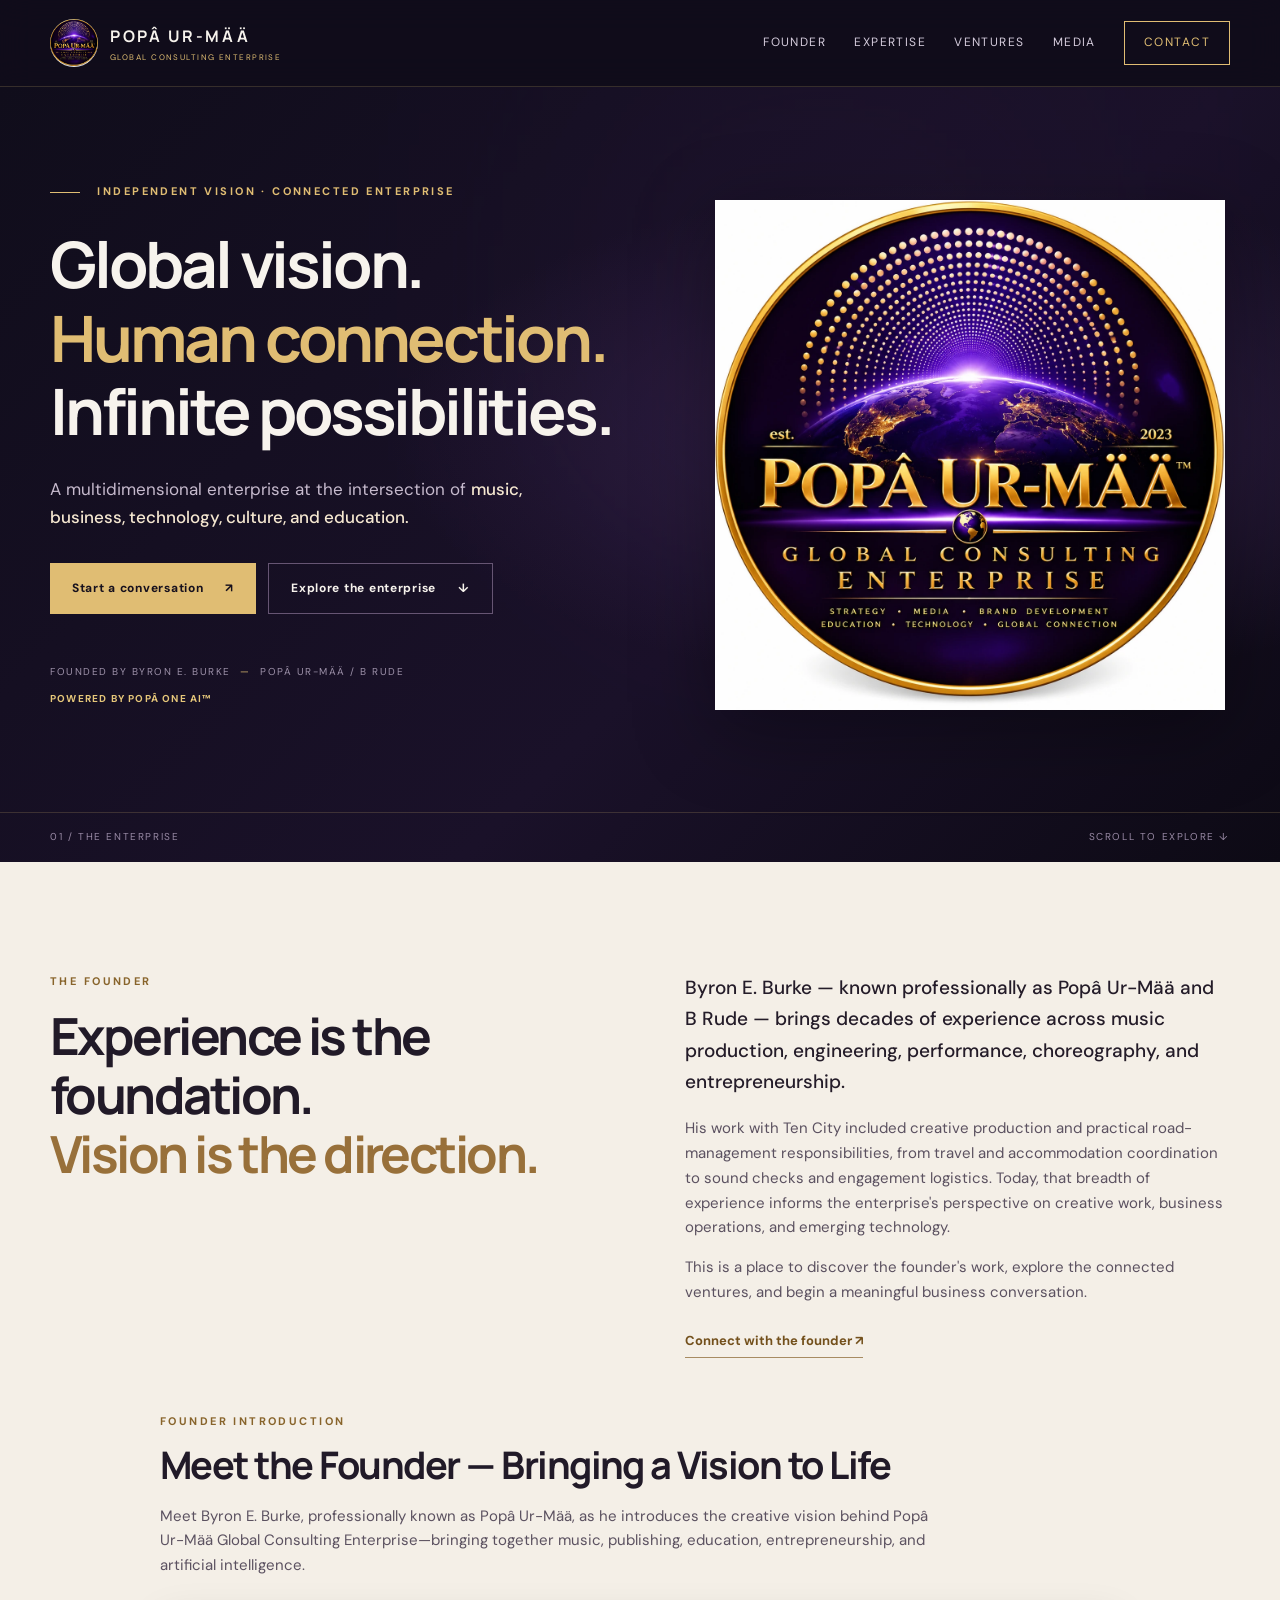
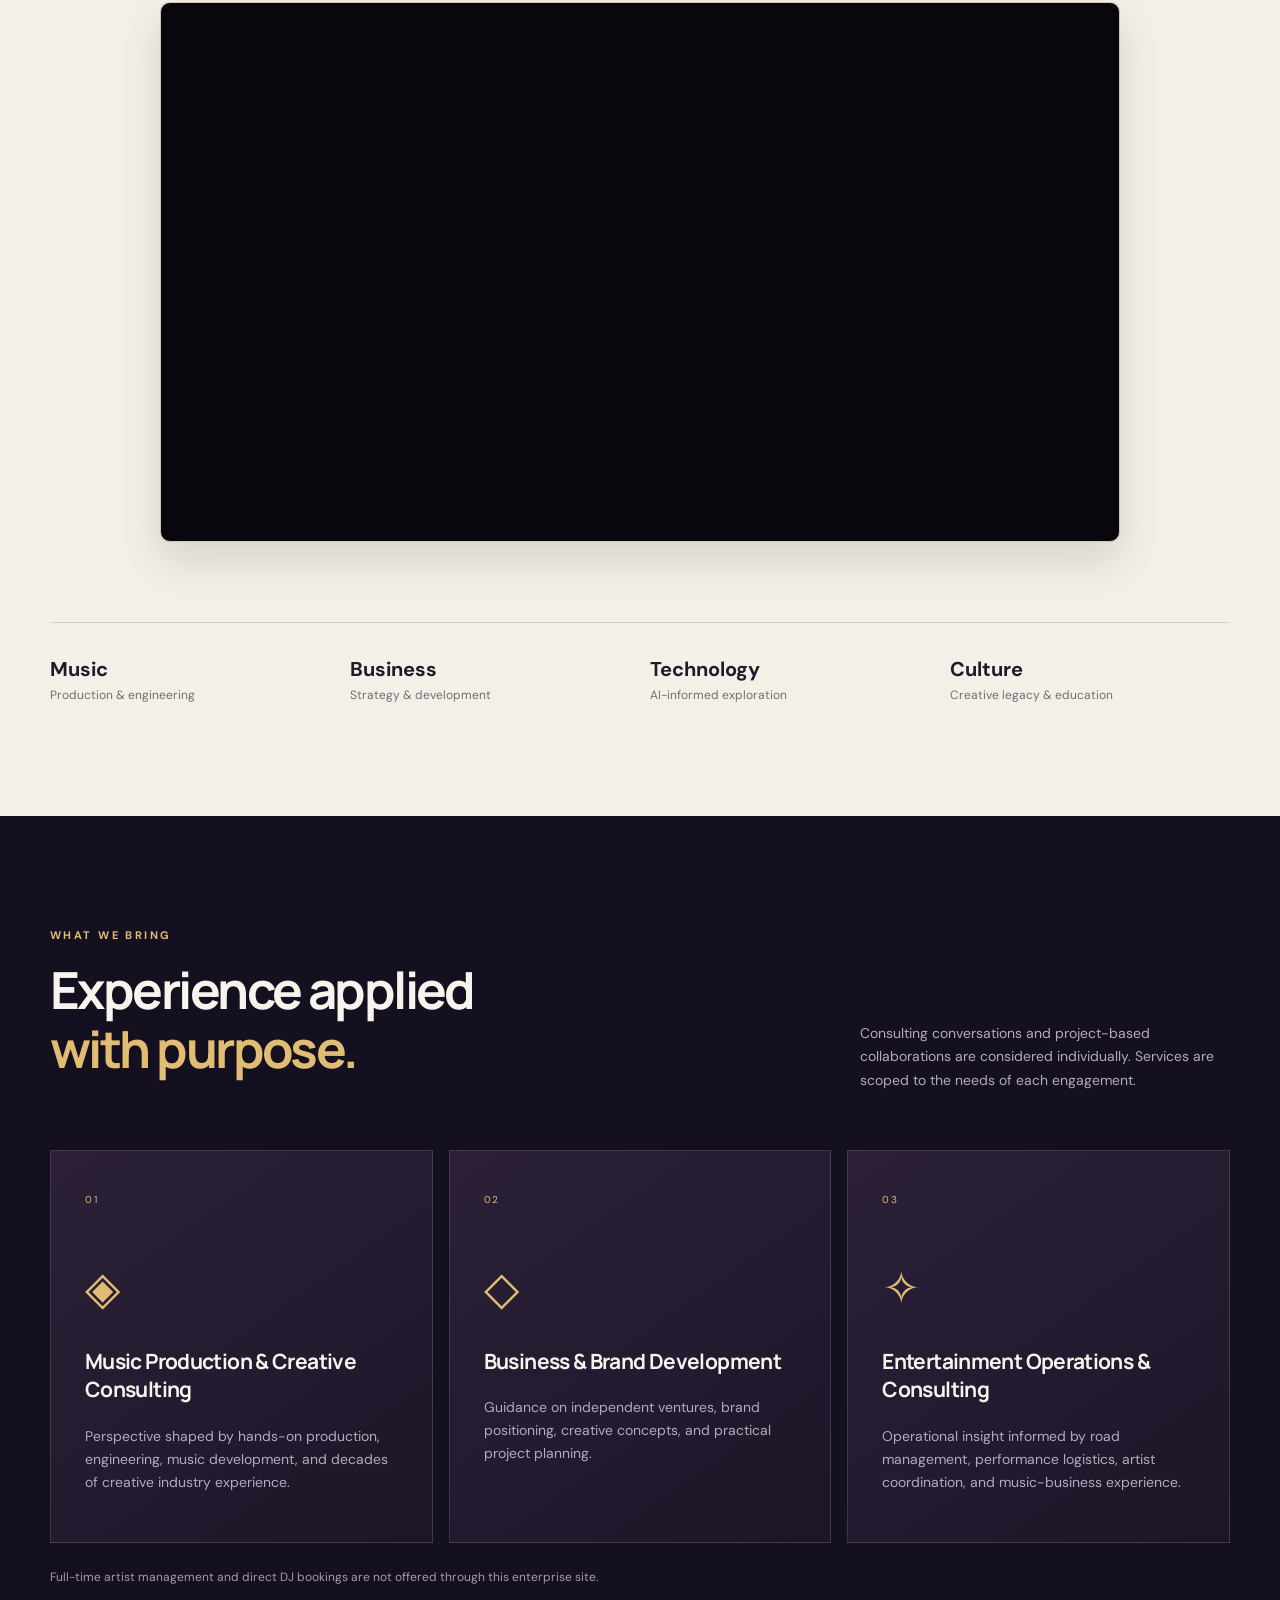
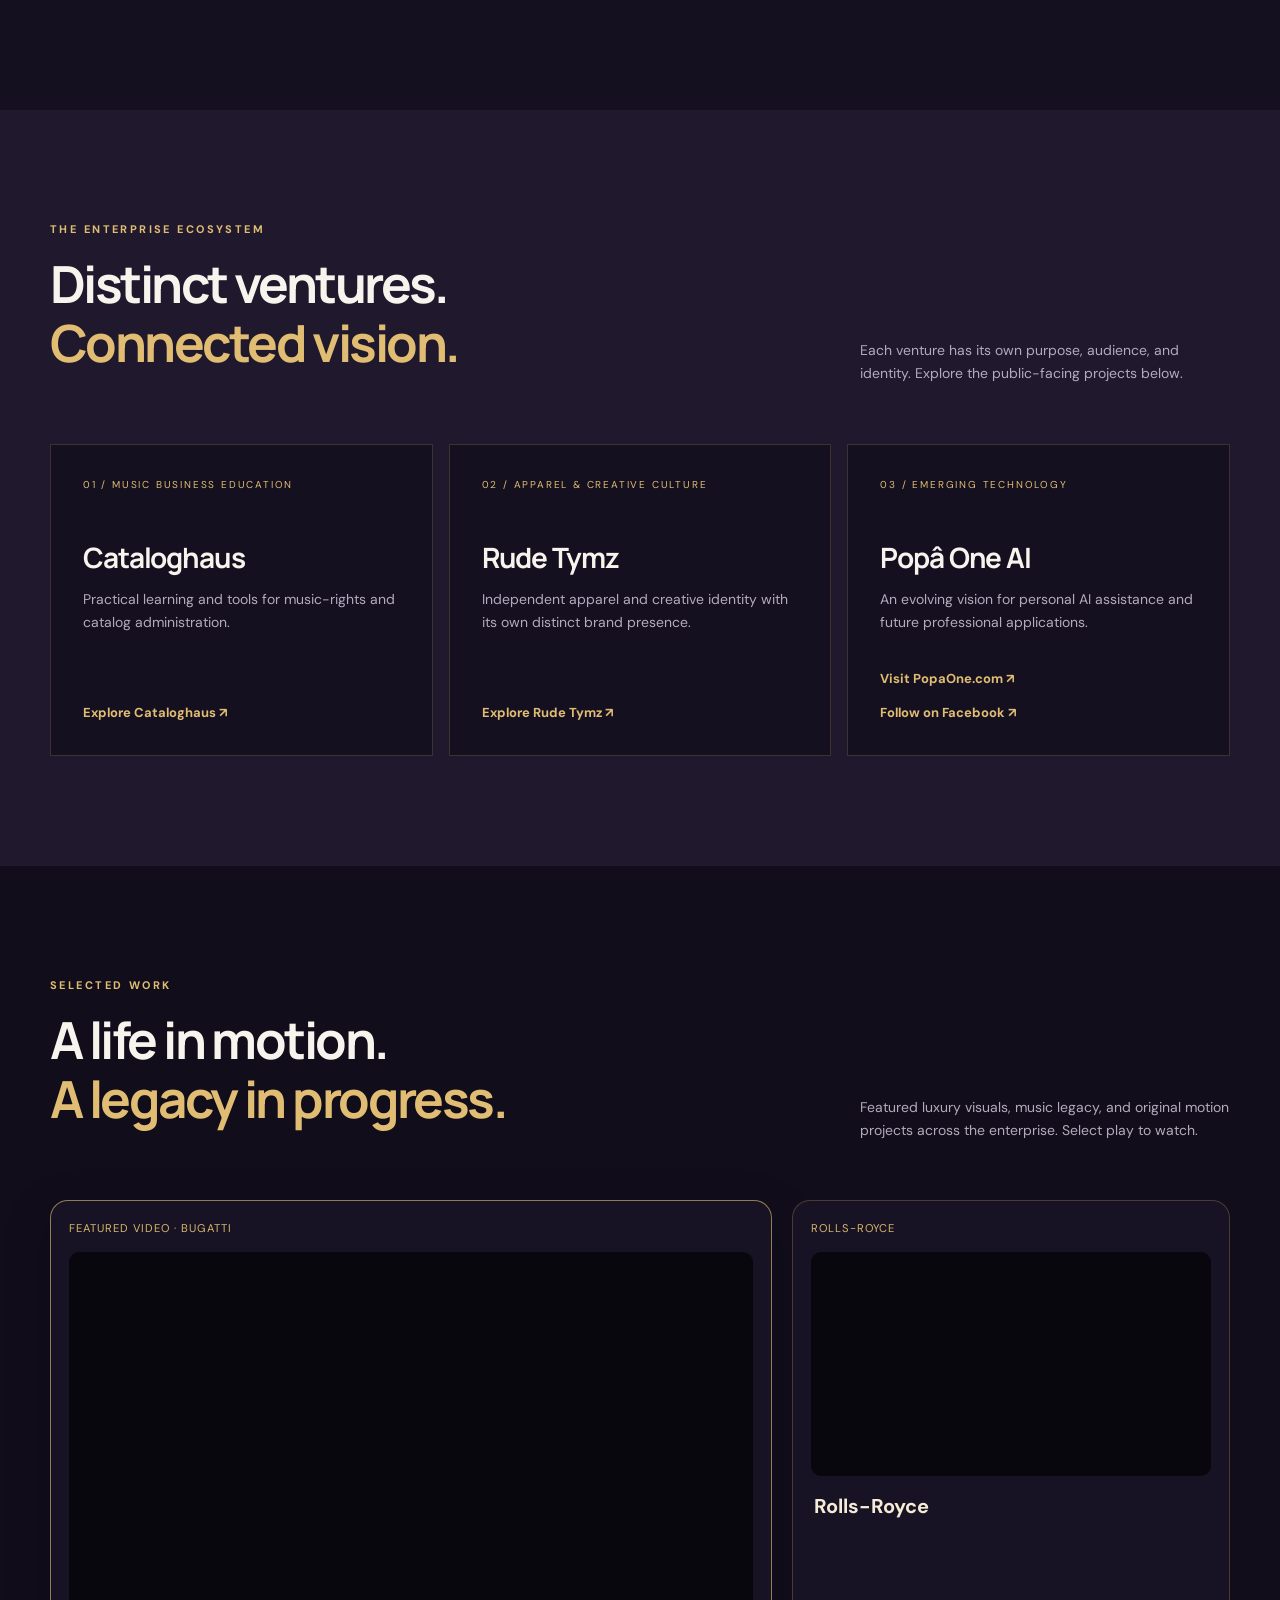
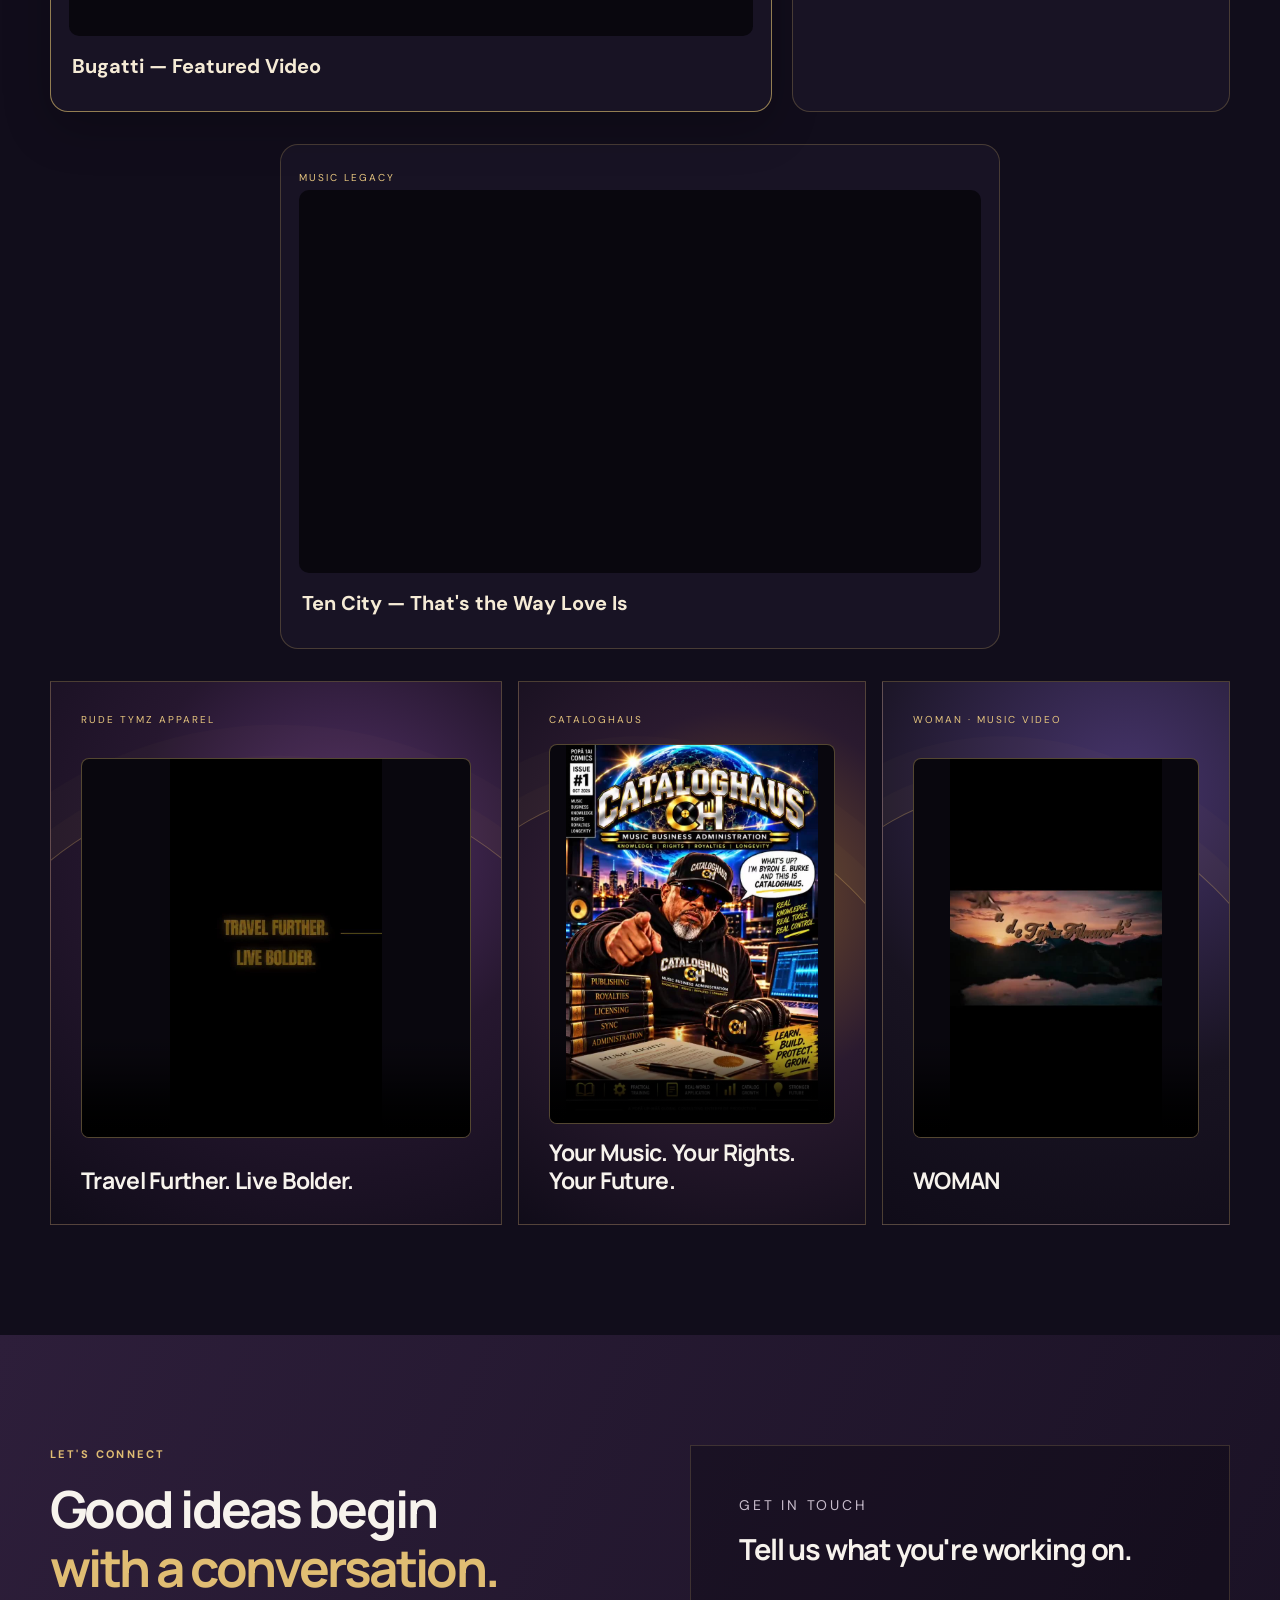
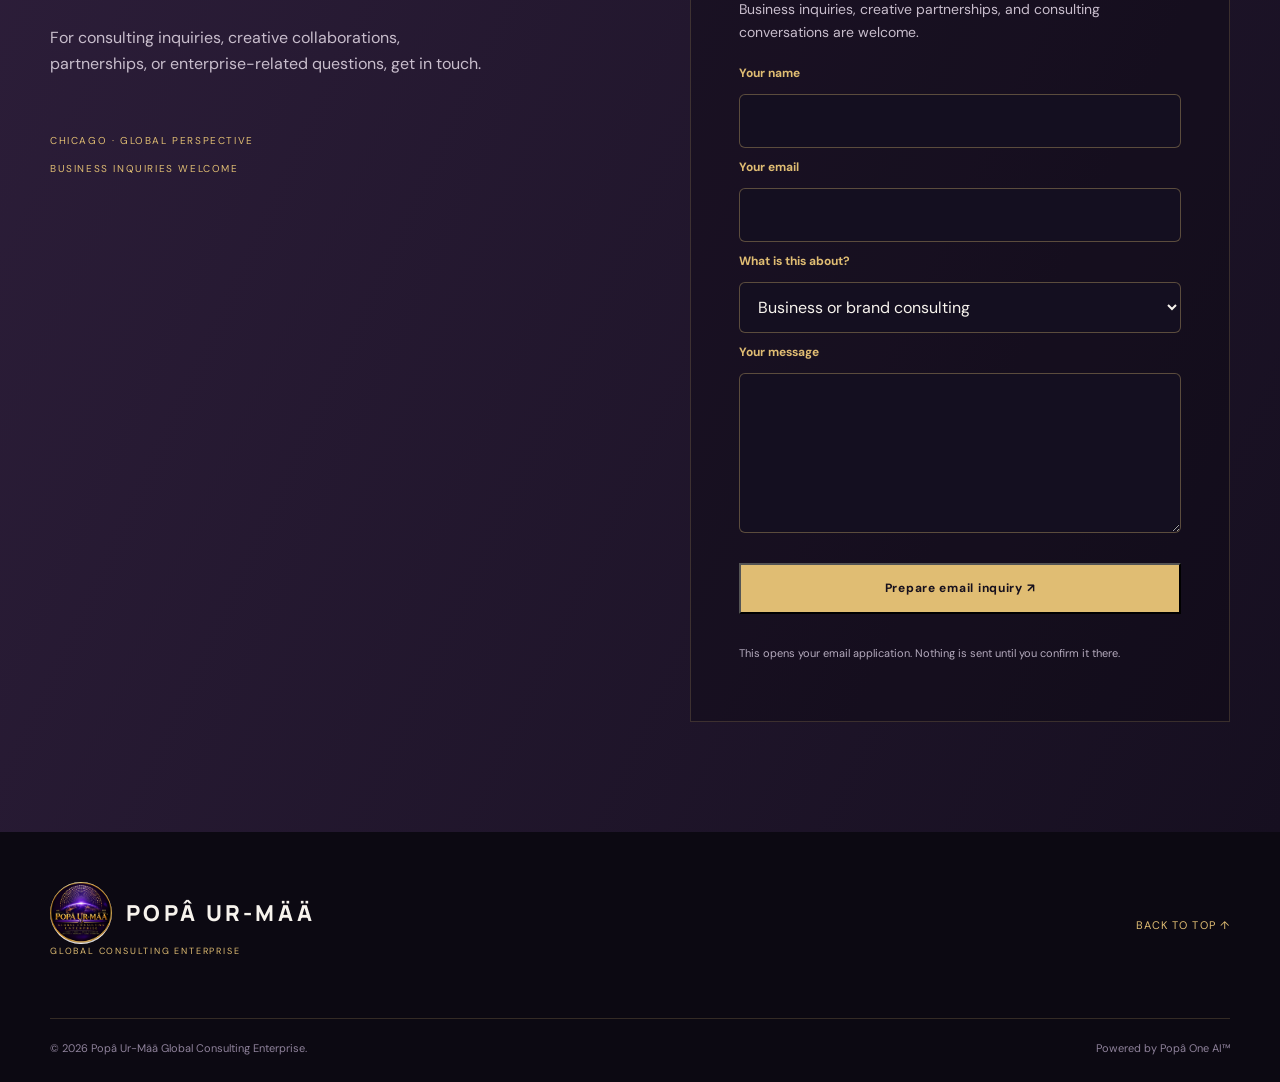
<file: index.html>
<!doctype html>
<html lang="en">
<head>
  <!-- Google tag (gtag.js) -->
  <script async src="https://www.googletagmanager.com/gtag/js?id=G-RHE021T26E"></script>
  <script>
      window.dataLayer = window.dataLayer || [];
    function gtag(){dataLayer.push(arguments);}
    gtag('js', new Date());
    gtag('config', 'G-RHE021T26E');
  </script>
  <meta charset="utf-8" />
  <meta name="viewport" content="width=device-width, initial-scale=1" />
  <meta name="theme-color" content="#100d1b" />
  <meta name="description" content="Popâ Ur-Mää Global Consulting Enterprise — music, business, technology, culture, and education. Founded by Byron E. Burke." />
  <title>Popâ Ur-Mää Global Consulting Enterprise</title>
  <link rel="canonical" href="https://popaurmaa.com/" />
  <meta property="og:type" content="website" />
  <meta property="og:url" content="https://popaurmaa.com/" />
  <meta property="og:title" content="Popâ Ur-Mää Global Consulting Enterprise" />
  <meta property="og:description" content="Popâ Ur-Mää Global Consulting Enterprise — music, business, technology, culture, and education. Founded by Byron E. Burke." />
  <meta property="og:image" content="https://popaurmaa.com/assets/enterprise-emblem.webp" />
  <script type="application/ld+json">
  {
    "@context": "https://schema.org",
    "@type": "Organization",
    "@id": "https://popaurmaa.com/#organization",
    "name": "Popâ Ur-Mää Global Consulting Enterprise",
    "url": "https://popaurmaa.com/",
    "description": "Music production and creative consulting, business and brand development, and entertainment operations consulting.",
    "founder": {
      "@type": "Person",
      "name": "Byron E. Burke",
      "alternateName": [
        "Popâ Ur-Mää",
        "B Rude"
      ]
    }
  }
  </script>
  <link rel="stylesheet" href="styles.css" />
  <script src="site-config.js?v=20261028-popaone" defer></script>
  <script src="script.js?v=20261028-popaone" defer></script>
</head>
<body>
  <a class="skip" href="#main">Skip to content</a>
  <header class="site-header">
    <div class="container header-inner">
      <a class="brand" href="#home" aria-label="Popâ Ur-Mää Global Consulting Enterprise home">
        <img class="brand-logo" src="assets/enterprise-emblem.webp" alt="" width="48" height="48" />
        <span class="brand-name"><strong>POPÂ UR-MÄÄ</strong><small>GLOBAL CONSULTING ENTERPRISE</small></span>
        
      </a>
      <button class="menu-toggle" type="button" aria-expanded="false" aria-controls="nav">Menu <span aria-hidden="true">☰</span></button>
      <nav id="nav" class="nav" aria-label="Main navigation">
        <a href="#about">Founder</a><a href="#services">Expertise</a><a href="#ventures">Ventures</a><a href="#media">Media</a><a class="nav-cta" href="#contact">Contact</a>
      </nav>
    </div>
  </header>
  <main id="main">
    <section class="hero" id="home">
      <div class="hero-glow" aria-hidden="true"></div>
      <div class="container hero-grid">
        <div class="hero-content">
          <p class="eyebrow"><span class="line"></span> INDEPENDENT VISION · CONNECTED ENTERPRISE</p>
          <h1>Global vision.<br><em>Human connection.</em><br>Infinite possibilities.</h1>
          <p class="hero-lead">A multidimensional enterprise at the intersection of <strong>music, business, technology, culture, and education.</strong></p>
          <div class="actions"><a class="button primary" href="#contact">Start a conversation <span aria-hidden="true">↗</span></a><a class="button secondary" href="#ventures">Explore the enterprise <span aria-hidden="true">↓</span></a></div>
          <p class="hero-credit">FOUNDED BY BYRON E. BURKE <span>—</span> POPÂ UR-MÄÄ / B RUDE</p><p class="hero-credit" style="margin-top:0.65rem;font-weight:700;letter-spacing:.12em;color:#e6c77a">POWERED BY POPÂ ONE AI™</p>
        </div>
        <div class="hero-art hero-emblem-wrap">
          <img class="hero-emblem" src="assets/enterprise-emblem.webp" alt="Popâ Ur-Mää Global Consulting Enterprise official purple and gold globe emblem" width="620" height="620" fetchpriority="high" />
        </div>
      </div>
      <div class="hero-bottom"><div class="container"><span>01 / THE ENTERPRISE</span><span>SCROLL TO EXPLORE ↓</span></div></div>
    </section>
    <section class="section about" id="about">
      <div class="container split">
        <div><p class="eyebrow">THE FOUNDER</p><h2>Experience is the foundation.<br><em>Vision is the direction.</em></h2></div>
        <div class="body-copy"><p class="large">Byron E. Burke — known professionally as Popâ Ur-Mää and B Rude — brings decades of experience across music production, engineering, performance, choreography, and entrepreneurship.</p><p>His work with Ten City included creative production and practical road-management responsibilities, from travel and accommodation coordination to sound checks and engagement logistics. Today, that breadth of experience informs the enterprise's perspective on creative work, business operations, and emerging technology.</p><p>This is a place to discover the founder's work, explore the connected ventures, and begin a meaningful business conversation.</p><a class="text-link" href="#contact">Connect with the founder <span>↗</span></a></div>
      </div>
      <div class="container founder-video-feature" aria-labelledby="founder-video-title">
        <p class="eyebrow">FOUNDER INTRODUCTION</p>
        <h3 id="founder-video-title">Meet the Founder — Bringing a Vision to Life</h3>
        <p>Meet Byron E. Burke, professionally known as Popâ Ur-Mää, as he introduces the creative vision behind Popâ Ur-Mää Global Consulting Enterprise—bringing together music, publishing, education, entrepreneurship, and artificial intelligence.</p>
        <div class="youtube-frame"><iframe src="https://www.youtube-nocookie.com/embed/53hBrLhOGEA" title="Popâ Ur-Mää Global Consulting Enterprise — Bringing a Vision to Life | Founder Introduction" loading="lazy" allow="accelerometer; autoplay; clipboard-write; encrypted-media; gyroscope; picture-in-picture; web-share" referrerpolicy="strict-origin-when-cross-origin" allowfullscreen></iframe></div>
      </div>
      <div class="container stat-strip"><div><strong>Music</strong><span>Production & engineering</span></div><div><strong>Business</strong><span>Strategy & development</span></div><div><strong>Technology</strong><span>AI-informed exploration</span></div><div><strong>Culture</strong><span>Creative legacy & education</span></div></div>
    </section>
    <section class="section services" id="services"><div class="container"><div class="section-heading"><div><p class="eyebrow">WHAT WE BRING</p><h2>Experience applied<br><em>with purpose.</em></h2></div><p>Consulting conversations and project-based collaborations are considered individually. Services are scoped to the needs of each engagement.</p></div><div class="service-grid"><article class="service-card"><span class="card-index">01</span><div class="service-icon">◈</div><h3>Music Production & Creative Consulting</h3><p>Perspective shaped by hands-on production, engineering, music development, and decades of creative industry experience.</p></article><article class="service-card"><span class="card-index">02</span><div class="service-icon">◇</div><h3>Business & Brand Development</h3><p>Guidance on independent ventures, brand positioning, creative concepts, and practical project planning.</p></article><article class="service-card"><span class="card-index">03</span><div class="service-icon">✧</div><h3>Entertainment Operations & Consulting</h3><p>Operational insight informed by road management, performance logistics, artist coordination, and music-business experience.</p></article></div><p class="service-note">Full-time artist management and direct DJ bookings are not offered through this enterprise site.</p></div></section>
    <section class="section ventures" id="ventures"><div class="container"><div class="section-heading"><div><p class="eyebrow">THE ENTERPRISE ECOSYSTEM</p><h2>Distinct ventures.<br><em>Connected vision.</em></h2></div><p>Each venture has its own purpose, audience, and identity. Explore the public-facing projects below.</p></div><div id="venture-list" class="venture-grid"></div></div></section>
    <section class="section media" id="media"><div class="container"><div class="section-heading"><div><p class="eyebrow">SELECTED WORK</p><h2>A life in motion.<br><em>A legacy in progress.</em></h2></div><p>Featured luxury visuals, music legacy, and original motion projects across the enterprise. Select play to watch.</p></div><div class="youtube-feature" aria-label="Featured YouTube videos">
  <article class="youtube-main">
    <span class="showcase-label">FEATURED VIDEO · BUGATTI</span>
    <div class="youtube-frame"><iframe src="https://www.youtube-nocookie.com/embed/TlAgJmYaCc4" title="Bugatti — featured video" loading="lazy" allow="accelerometer; autoplay; clipboard-write; encrypted-media; gyroscope; picture-in-picture; web-share" referrerpolicy="strict-origin-when-cross-origin" allowfullscreen></iframe></div>
    <div class="youtube-copy"><h3>Bugatti — Featured Video</h3></div>
  </article>
  <article class="youtube-secondary">
    <span class="showcase-label">ROLLS-ROYCE</span>
    <div class="youtube-frame"><iframe src="https://www.youtube-nocookie.com/embed/G-zAT9KxaNQ" title="Rolls-Royce video" loading="lazy" allow="accelerometer; autoplay; clipboard-write; encrypted-media; gyroscope; picture-in-picture; web-share" referrerpolicy="strict-origin-when-cross-origin" allowfullscreen></iframe></div>
    <div class="youtube-copy"><h3>Rolls-Royce</h3></div>
  </article>
</div>
<div class="legacy-video" aria-label="Music legacy video">
  <article class="youtube-secondary">
    <span class="showcase-label">MUSIC LEGACY</span>
    <div class="youtube-frame"><iframe src="https://www.youtube-nocookie.com/embed/Y_edhEpE_YM" title="Ten City — That's the Way Love Is (archival music video)" loading="lazy" allow="accelerometer; autoplay; clipboard-write; encrypted-media; gyroscope; picture-in-picture; web-share" referrerpolicy="strict-origin-when-cross-origin" allowfullscreen></iframe></div>
    <div class="youtube-copy"><h3>Ten City — That's the Way Love Is</h3></div>
  </article>
</div>
<div class="media-showcase" aria-label="Media portfolio presentation">
<article class="showcase-card featured-video-card"><span class="showcase-label">RUDE TYMZ APPAREL</span><video class="featured-video" controls playsinline preload="metadata" poster="assets/rude-tymz-poster.jpg" aria-label="Rude Tymz Apparel — Travel Further, Live Bolder promotional video"><source src="assets/rude-tymz-feature.mp4" type="video/mp4">Your browser does not support HTML5 video.</video><div><h3>Travel Further. Live Bolder.</h3></div></article>
<article class="showcase-card featured-video-card"><span class="showcase-label">CATALOGHAUS</span><video class="featured-video" controls playsinline preload="metadata" poster="assets/cataloghaus-poster.jpg" aria-label="Cataloghaus — Your Music, Your Rights, Your Future promotional video"><source src="assets/cataloghaus-feature.mp4" type="video/mp4">Your browser does not support HTML5 video.</video><div><h3>Your Music. Your Rights. Your Future.</h3></div></article>
<article class="showcase-card featured-video-card"><span class="showcase-label">WOMAN · MUSIC VIDEO</span><video class="featured-video" controls playsinline preload="metadata" poster="assets/woman-poster.jpg" aria-label="WOMAN — featured music video"><source src="assets/woman-feature.mp4" type="video/mp4">Your browser does not support HTML5 video.</video><div><h3>WOMAN</h3></div></article>
</div></div></section>
    <section class="section contact" id="contact"><div class="container contact-grid"><div><p class="eyebrow">LET'S CONNECT</p><h2>Good ideas begin<br><em>with a conversation.</em></h2><p>For consulting inquiries, creative collaborations, partnerships, or enterprise-related questions, get in touch.</p><div class="contact-meta"><span>CHICAGO · GLOBAL PERSPECTIVE</span><span>BUSINESS INQUIRIES WELCOME</span></div></div><div class="contact-panel"><p class="panel-kicker">GET IN TOUCH</p><h3>Tell us what you're working on.</h3><p>Business inquiries, creative partnerships, and consulting conversations are welcome.</p><form id="inquiry-form" class="inquiry-form" hidden><label for="inquiry-name">Your name</label><input id="inquiry-name" name="name" autocomplete="name" maxlength="100" required><label for="inquiry-email">Your email</label><input id="inquiry-email" name="email" type="email" autocomplete="email" maxlength="150" required><label for="inquiry-topic">What is this about?</label><select id="inquiry-topic" name="topic"><option>Business or brand consulting</option><option>Music production or creative consulting</option><option>Entertainment operations</option><option>Partnership or collaboration</option><option>Other inquiry</option></select><label for="inquiry-message">Your message</label><textarea id="inquiry-message" name="message" rows="5" maxlength="4000" required></textarea><button class="button primary full" type="submit">Prepare email inquiry ↗</button><p class="fineprint">This opens your email application. Nothing is sent until you confirm it there.</p></form><div id="contact-fallback"><a id="contact-link" class="button primary full" href="https://popaurmaa.merlin.site" target="_blank" rel="noopener noreferrer">Contact the enterprise ↗</a><p id="contact-note" class="fineprint">Opens the existing enterprise contact page.</p></div></div></div></section>
  </main>
  <footer class="footer"><div class="container footer-top"><div><div class="footer-identity"><img class="footer-logo" src="assets/enterprise-emblem.webp" alt="" width="62" height="62" loading="lazy" /><div class="footer-brand">POPÂ UR-MÄÄ</div></div><p>GLOBAL CONSULTING ENTERPRISE</p></div><a href="#home">BACK TO TOP ↑</a></div><div class="container footer-bottom"><span>© <span id="year"></span> Popâ Ur-Mää Global Consulting Enterprise.</span><span>Powered by Popâ One AI™</span></div></footer>
  <!-- Popâ 1 AI website receptionist: tawk.to widget -->
  <script type="text/javascript">
  var Tawk_API=Tawk_API||{}, Tawk_LoadStart=new Date();
  (function(){
  var s1=document.createElement("script"),s0=document.getElementsByTagName("script")[0];
  s1.async=true;
  s1.src='https://embed.tawk.to/6adb6021df87b834702866f1/1k5kev15a';
  s1.charset='UTF-8';
  s1.setAttribute('crossorigin','*');
  s0.parentNode.insertBefore(s1,s0);
  })();
  </script>
</body>
</html>
</file>
<file: styles.css>
@import url('https://fonts.googleapis.com/css2?family=DM+Sans:wght@400;500;600;700&family=Manrope:wght@400;500;600;700;800&display=swap');
:root{--bg:#100d1b;--bg2:#191326;--panel:#211a30;--gold:#e0bd73;--gold2:#9d783b;--white:#f7f3ed;--muted:#b4aabd;--border:rgba(224,189,115,.19)}*{box-sizing:border-box}html{scroll-behavior:smooth}body{margin:0;background:var(--bg);color:var(--white);font-family:'DM Sans',Arial,sans-serif;line-height:1.65}a{color:inherit;text-decoration:none}button{font:inherit}::selection{background:var(--gold);color:#120e1b}.container{width:min(1180px,calc(100% - 48px));margin:auto}.skip{position:absolute;left:-999px;top:0;background:var(--gold);color:#111;padding:12px;z-index:100}.skip:focus{left:0}.site-header{position:sticky;top:0;z-index:20;background:rgba(16,13,27,.94);backdrop-filter:blur(16px);border-bottom:1px solid var(--border)}.header-inner{height:86px;display:flex;align-items:center;justify-content:space-between;gap:20px}.brand{display:flex;align-items:center;gap:12px}.brand-mark{width:44px;height:44px;display:grid;place-items:center;border:1px solid var(--gold);border-radius:50%;color:var(--gold);font-family:Georgia,serif;font-size:26px}.brand-mark span{font-size:10px;position:relative;top:-12px;left:-2px}.brand-name{display:flex;flex-direction:column;line-height:1.25;letter-spacing:.16em}.brand-name strong{font:700 16px Manrope,sans-serif}.brand-name small{font-size:8px;color:var(--gold);letter-spacing:.18em;margin-top:5px}.nav{display:flex;align-items:center;gap:28px}.nav a{font-size:12px;text-transform:uppercase;letter-spacing:.12em;color:#d5ccdc}.nav a:hover,.text-link:hover{color:var(--gold)}.nav .nav-cta{border:1px solid var(--gold);color:var(--gold);padding:11px 19px}.menu-toggle{display:none;background:none;border:1px solid var(--border);color:var(--white);padding:8px 12px}.hero{position:relative;overflow:hidden;background:radial-gradient(ellipse at 75% 45%,#322048 0%,transparent 42%),linear-gradient(135deg,#100d1b,#1a1129 60%,#0d0a15)}.hero-glow{position:absolute;width:400px;height:400px;background:#4d2b65;filter:blur(160px);opacity:.2;right:20%;top:0}.hero-grid{position:relative;display:grid;grid-template-columns:1.1fr .9fr;min-height:670px;align-items:center;gap:24px}.hero-content{padding:95px 0}.eyebrow{color:var(--gold);font-size:11px;font-weight:700;letter-spacing:.22em;text-transform:uppercase}.line{display:inline-block;width:30px;height:1px;background:var(--gold);vertical-align:middle;margin-right:12px}h1,h2,h3,p{margin-top:0}h1,h2{font-family:Manrope,Arial,sans-serif;letter-spacing:-.05em;line-height:1.15}h1{font-size:clamp(42px,5vw,72px);font-weight:700;margin:27px 0}h2{font-size:clamp(34px,4vw,56px);font-weight:700;margin:16px 0 28px}h1 em,h2 em{font-style:normal;color:var(--gold)}.hero-lead{font-size:17px;max-width:550px;color:#c6bacd}.hero-lead strong{color:#f6e8d1;font-weight:500}.actions{display:flex;gap:12px;flex-wrap:wrap;margin-top:32px}.button{display:inline-flex;align-items:center;justify-content:center;gap:22px;min-height:51px;padding:12px 22px;font-size:12px;font-weight:700;letter-spacing:.06em;transition:transform .2s,background .2s}.button:hover{transform:translateY(-2px)}.primary{background:var(--gold);color:#16101d}.primary:hover{background:#f1d297}.secondary{border:1px solid #665573;color:var(--white)}.hero-credit{font-size:10px;letter-spacing:.15em;color:#9d91a9;margin-top:50px}.hero-credit span{color:var(--gold);margin:0 5px}.hero-art{height:500px;position:relative;display:grid;place-items:center}.orbit{position:absolute;border:1px solid rgba(224,189,115,.35);border-radius:50%;box-shadow:0 0 40px rgba(224,189,115,.04)}.orbit-one{width:390px;height:390px}.orbit-two{width:310px;height:310px;transform:rotate(42deg) scaleX(.7)}.orbit-three{width:420px;height:420px;transform:rotate(-55deg) scaleX(.45)}.orb-center{width:220px;height:220px;border-radius:50%;background:radial-gradient(circle,#3b2847,#181120 70%);border:1px solid rgba(224,189,115,.55);box-shadow:0 0 90px rgba(224,189,115,.12);display:flex;flex-direction:column;align-items:center;justify-content:center;color:var(--gold)}.orb-center span,.orb-center small{font-size:9px;letter-spacing:.2em}.orb-center strong{font:90px Georgia,serif;line-height:1.1}.art-label{position:absolute;color:#b29da9;font-size:9px;letter-spacing:.19em}.label-top{top:20px;right:0}.label-bottom{bottom:25px;left:10px}.hero-bottom{border-top:1px solid var(--border);padding:16px 0;color:#998aa5;font-size:10px;letter-spacing:.16em}.hero-bottom .container{display:flex;justify-content:space-between}.section{padding:110px 0;scroll-margin-top:85px}.about{background:#f4efe7;color:#211a28}.about .eyebrow{color:#88642b}.about h2 em{color:#98703a}.split{display:grid;grid-template-columns:1fr 1fr;gap:90px}.body-copy{color:#5b5160;font-size:15px}.body-copy .large{font-size:19px;color:#241c29;font-weight:500}.text-link{display:inline-block;color:#73501c;border-bottom:1px solid #a78b62;padding-bottom:6px;font-weight:700;font-size:13px;margin-top:10px}.stat-strip{display:grid;grid-template-columns:repeat(4,1fr);margin-top:80px;border-top:1px solid #d7cfc5;padding-top:30px;gap:20px}.stat-strip div{display:flex;flex-direction:column}.stat-strip strong{font-size:20px}.stat-strip span{font-size:12px;color:#756c75}.services{background:#151020}.section-heading{display:flex;justify-content:space-between;gap:60px;align-items:end;margin-bottom:44px}.section-heading>p{max-width:370px;color:var(--muted);font-size:14px}.service-grid{display:grid;grid-template-columns:repeat(3,1fr);gap:16px}.service-card{background:linear-gradient(145deg,#2b2038,#1c1628);border:1px solid var(--border);padding:34px;min-height:360px;position:relative}.card-index,.venture-num{font-size:10px;color:var(--gold);letter-spacing:.18em}.service-icon{font-size:46px;color:var(--gold);margin:40px 0 20px}.service-card h3{font:700 21px/1.35 Manrope,sans-serif;letter-spacing:-.03em}.service-card p,.venture-card p{font-size:14px;color:var(--muted)}.service-note{font-size:12px;color:#a799ae;margin-top:25px}.ventures{background:#20182c}.venture-grid{display:grid;grid-template-columns:repeat(3,1fr);gap:16px}.venture-card{background:#15101f;border:1px solid var(--border);padding:32px;min-height:300px;display:flex;flex-direction:column}.venture-card h3{font:700 28px Manrope,sans-serif;letter-spacing:-.04em;margin:45px 0 12px}.venture-card a,.not-live{color:var(--gold);font-size:13px;font-weight:700;margin-top:auto;padding-top:20px}.not-live{color:#998aa5}.media{background:#110d1b}.media-grid{display:grid;grid-template-columns:repeat(3,1fr);gap:16px}.media-empty{grid-column:1/-1;min-height:280px;border:1px dashed #62506d;background:radial-gradient(ellipse at center,#25192f,#15101e);display:flex;flex-direction:column;align-items:center;justify-content:center;text-align:center;padding:30px}.media-symbol{font-size:36px;color:var(--gold);margin-bottom:15px}.media-empty h3{font-size:23px}.media-empty p{font-size:14px;color:var(--muted);max-width:420px}.media-card{border:1px solid var(--border);padding:32px;min-height:180px;background:#21182d}.media-card a{color:var(--gold);font-size:13px}.contact{background:linear-gradient(115deg,#2d1e3a,#160f20)}.contact-grid{display:grid;grid-template-columns:1fr 1fr;gap:100px}.contact-grid>div>p:not(.eyebrow){max-width:450px;color:#c8bdcc}.contact-meta{display:flex;flex-direction:column;gap:12px;margin-top:55px;font-size:10px;color:var(--gold);letter-spacing:.16em}.contact-panel{border:1px solid var(--border);padding:48px;background:rgba(10,8,15,.35)}.panel-kicker{font-size:11px;color:var(--gold);letter-spacing:.2em}.contact-panel h3{font:700 29px Manrope,sans-serif;line-height:1.3;letter-spacing:-.04em}.contact-panel p{color:var(--muted);font-size:14px}.full{width:100%;margin:20px 0}.fineprint{font-size:11px!important}.footer{background:#0c0912;padding:50px 0 25px}.footer-top,.footer-bottom{display:flex;justify-content:space-between;align-items:center;gap:20px}.footer-brand{font:800 22px Manrope,sans-serif;letter-spacing:.15em}.footer-top p{color:var(--gold);font-size:9px;letter-spacing:.2em}.footer-top>a{font-size:11px;color:var(--gold);letter-spacing:.1em}.footer-bottom{border-top:1px solid var(--border);padding-top:20px;margin-top:50px;color:#8f829b;font-size:11px}@media(max-width:900px){.nav{gap:13px}.nav a{font-size:10px}.hero-grid{grid-template-columns:1fr}.hero-content{padding:75px 0 15px}.hero-art{height:380px}.orbit-one{width:300px;height:300px}.orbit-two{width:240px;height:240px}.orbit-three{width:320px;height:320px}.split,.contact-grid{gap:40px}.service-card{padding:25px}.section{padding:75px 0}}@media(max-width:650px){.container{width:min(100% - 34px,1180px)}.header-inner{height:72px}.brand-name strong{font-size:12px}.brand-name small{font-size:6px}.brand-mark{width:36px;height:36px;font-size:21px}.menu-toggle{display:block}.nav{display:none;position:absolute;top:72px;left:0;right:0;background:#1b1426;flex-direction:column;align-items:stretch;padding:22px;gap:0;border-bottom:1px solid var(--border)}.nav.open{display:flex}.nav a{padding:13px;font-size:12px}.nav .nav-cta{margin-top:10px}.hero-grid{min-height:auto}.hero-content{padding:70px 0 5px}h1{font-size:43px}.hero-art{height:315px}.orbit-one{width:265px;height:265px}.orbit-two{width:210px;height:210px}.orbit-three{width:280px;height:280px}.orb-center{width:175px;height:175px}.orb-center strong{font-size:70px}.art-label{font-size:7px}.hero-bottom .container{font-size:8px}.split,.contact-grid,.service-grid,.venture-grid{grid-template-columns:1fr}.section-heading{display:block}.section-heading>p{max-width:none}.stat-strip{grid-template-columns:repeat(2,1fr);margin-top:40px}.service-card{min-height:290px}.service-icon{margin:18px 0}.venture-card{min-height:260px}.venture-card h3{margin-top:30px}.contact-panel{padding:30px}.footer-bottom{align-items:start;flex-direction:column}.actions{flex-direction:column;align-items:stretch}.button{width:100%}}
@media(prefers-reduced-motion:reduce){html{scroll-behavior:auto}*,*:before,*:after{transition:none!important}}

/* Approved enterprise emblem — supplied by founder, October 21, 2026 */
.brand-logo{width:48px;height:48px;object-fit:contain;flex-shrink:0;border-radius:50%}
.hero-emblem-wrap{isolation:isolate;min-width:0}
.hero-emblem{display:block;width:min(100%,510px);height:auto;max-height:510px;object-fit:contain;filter:drop-shadow(0 18px 40px rgba(0,0,0,.35))}
.footer-identity{display:flex;align-items:center;gap:14px}
.footer-logo{width:62px;height:62px;object-fit:contain;border-radius:50%}
@media(max-width:900px){.hero-emblem{width:min(100%,360px);max-height:360px}}
@media(max-width:650px){.brand-logo{width:38px;height:38px}.hero-emblem{width:min(100%,305px);max-height:305px}.footer-logo{width:48px;height:48px}}
/* Visual media presentation for the founder review build */
.media-showcase{display:grid;grid-template-columns:1.3fr 1fr 1fr;gap:16px}
.showcase-card{position:relative;min-height:340px;border:1px solid rgba(224,189,115,.28);overflow:hidden;padding:30px;display:flex;flex-direction:column;justify-content:space-between;background:radial-gradient(circle at 65% 30%,#56336b 0%,#26172f 45%,#100c19 100%)}
.showcase-card:nth-child(2){background:radial-gradient(circle at 65% 40%,#77502a,#2a1a2f 48%,#100c19)}
.showcase-card:nth-child(3){background:radial-gradient(circle at 70% 20%,#47356c,#181321 58%,#100c19)}
.showcase-card:before{content:'';position:absolute;inset:18% -30% -50%;border:1px solid rgba(234,191,104,.3);border-radius:50%;transform:rotate(-23deg);box-shadow:0 0 0 24px rgba(234,191,104,.025),0 0 0 55px rgba(234,191,104,.018)}
.showcase-card>*{position:relative}.showcase-label{font-size:10px;letter-spacing:.2em;color:#e7c67f}.showcase-play{align-self:center;border:1px solid #e7c67f;color:#f1d38d;width:76px;height:76px;border-radius:50%;display:grid;place-items:center;font-size:25px;background:#100d1b80}.showcase-card h3{font:700 26px/1.2 Manrope,Arial,sans-serif;letter-spacing:-.03em;margin:0}.showcase-card p{font-size:12px;color:#cabdd0;margin:9px 0 0}.showcase-card .showcase-foot{font-size:10px;color:#c9b8c9;letter-spacing:.08em}.showcase-card:first-child{min-height:400px}.media-explainer{color:#b4aabd;font-size:12px;margin-top:20px}
@media(max-width:800px){.media-showcase{grid-template-columns:1fr 1fr}.showcase-card:first-child{grid-column:1/-1;min-height:320px}.showcase-card{min-height:290px}}
@media(max-width:550px){.media-showcase{grid-template-columns:1fr}.showcase-card:first-child{grid-column:auto}.showcase-card{min-height:270px}}

/* Founder-supplied Rude Tymz featured video */
.featured-video-card{display:flex;flex-direction:column;gap:15px;justify-content:space-between;min-height:440px!important}
.featured-video{display:block;width:100%;max-height:430px;aspect-ratio:9/16;object-fit:contain;background:#09070e;border:1px solid rgba(224,189,115,.35);border-radius:8px}
.featured-video-card h3{font-size:23px}
@media(min-width:801px){.featured-video-card .featured-video{max-height:380px}}

/* Featured YouTube portfolio */
.youtube-feature{display:grid;grid-template-columns:minmax(0,1.65fr) minmax(0,1fr);gap:20px;margin:26px 0 32px}
.youtube-main,.youtube-secondary{min-width:0;background:#181324;border:1px solid rgba(214,183,106,.25);border-radius:18px;overflow:hidden;padding:18px}
.youtube-main{border-color:rgba(214,183,106,.65);box-shadow:0 16px 48px rgba(0,0,0,.22)}
.youtube-feature .showcase-label{display:block;margin:0 0 14px;color:#d6b76a;letter-spacing:.09em;font-size:.7rem}
.youtube-frame{position:relative;aspect-ratio:16/9;width:100%;overflow:hidden;border-radius:10px;background:#09070e}
.youtube-frame iframe{position:absolute;inset:0;width:100%;height:100%;border:0}
.youtube-copy{padding:14px 3px 2px}
.youtube-copy h3{margin:0 0 8px;color:#f5ebd6;font-size:1.25rem}
.youtube-copy p{margin:0;color:#c9c1d1;line-height:1.6}
@media(max-width:760px){.youtube-feature{grid-template-columns:1fr}.youtube-main,.youtube-secondary{padding:12px}}

.legacy-video{max-width:720px;margin:0 auto 32px}

/* Contact form: displayed only after the enterprise email is verified. */
[hidden]{display:none!important}.inquiry-form{display:grid;gap:10px;margin-top:20px}.inquiry-form label{font-size:12px;color:#e0bd73;font-weight:700}.inquiry-form input,.inquiry-form select,.inquiry-form textarea{width:100%;background:#140f20;border:1px solid rgba(224,189,115,.35);color:#f7f3ed;padding:13px 14px;border-radius:6px;font:inherit}.inquiry-form textarea{resize:vertical}.inquiry-form :is(input,select,textarea):focus-visible{outline:2px solid #e0bd73;outline-offset:2px}.inquiry-form button{cursor:pointer}.inquiry-form select option{background:#140f20}

/* Founder introduction — approved placement; published only when the video is hosted. */
.founder-video-feature{margin-top:54px;max-width:960px}
.founder-video-feature h3{font:700 clamp(25px,3vw,38px)/1.2 Manrope,Arial,sans-serif;letter-spacing:-.04em;margin:12px 0 16px;color:#211a28}
.founder-video-feature>p:not(.eyebrow){max-width:780px;color:#5b5160;font-size:15px;margin-bottom:24px}
.founder-video-feature .youtube-frame{max-height:540px;border:1px solid #d2c6b3;box-shadow:0 18px 40px rgba(25,15,35,.13)}
@media(max-width:650px){.founder-video-feature{margin-top:36px}.founder-video-feature .youtube-frame{border-radius:6px}}
</file>
